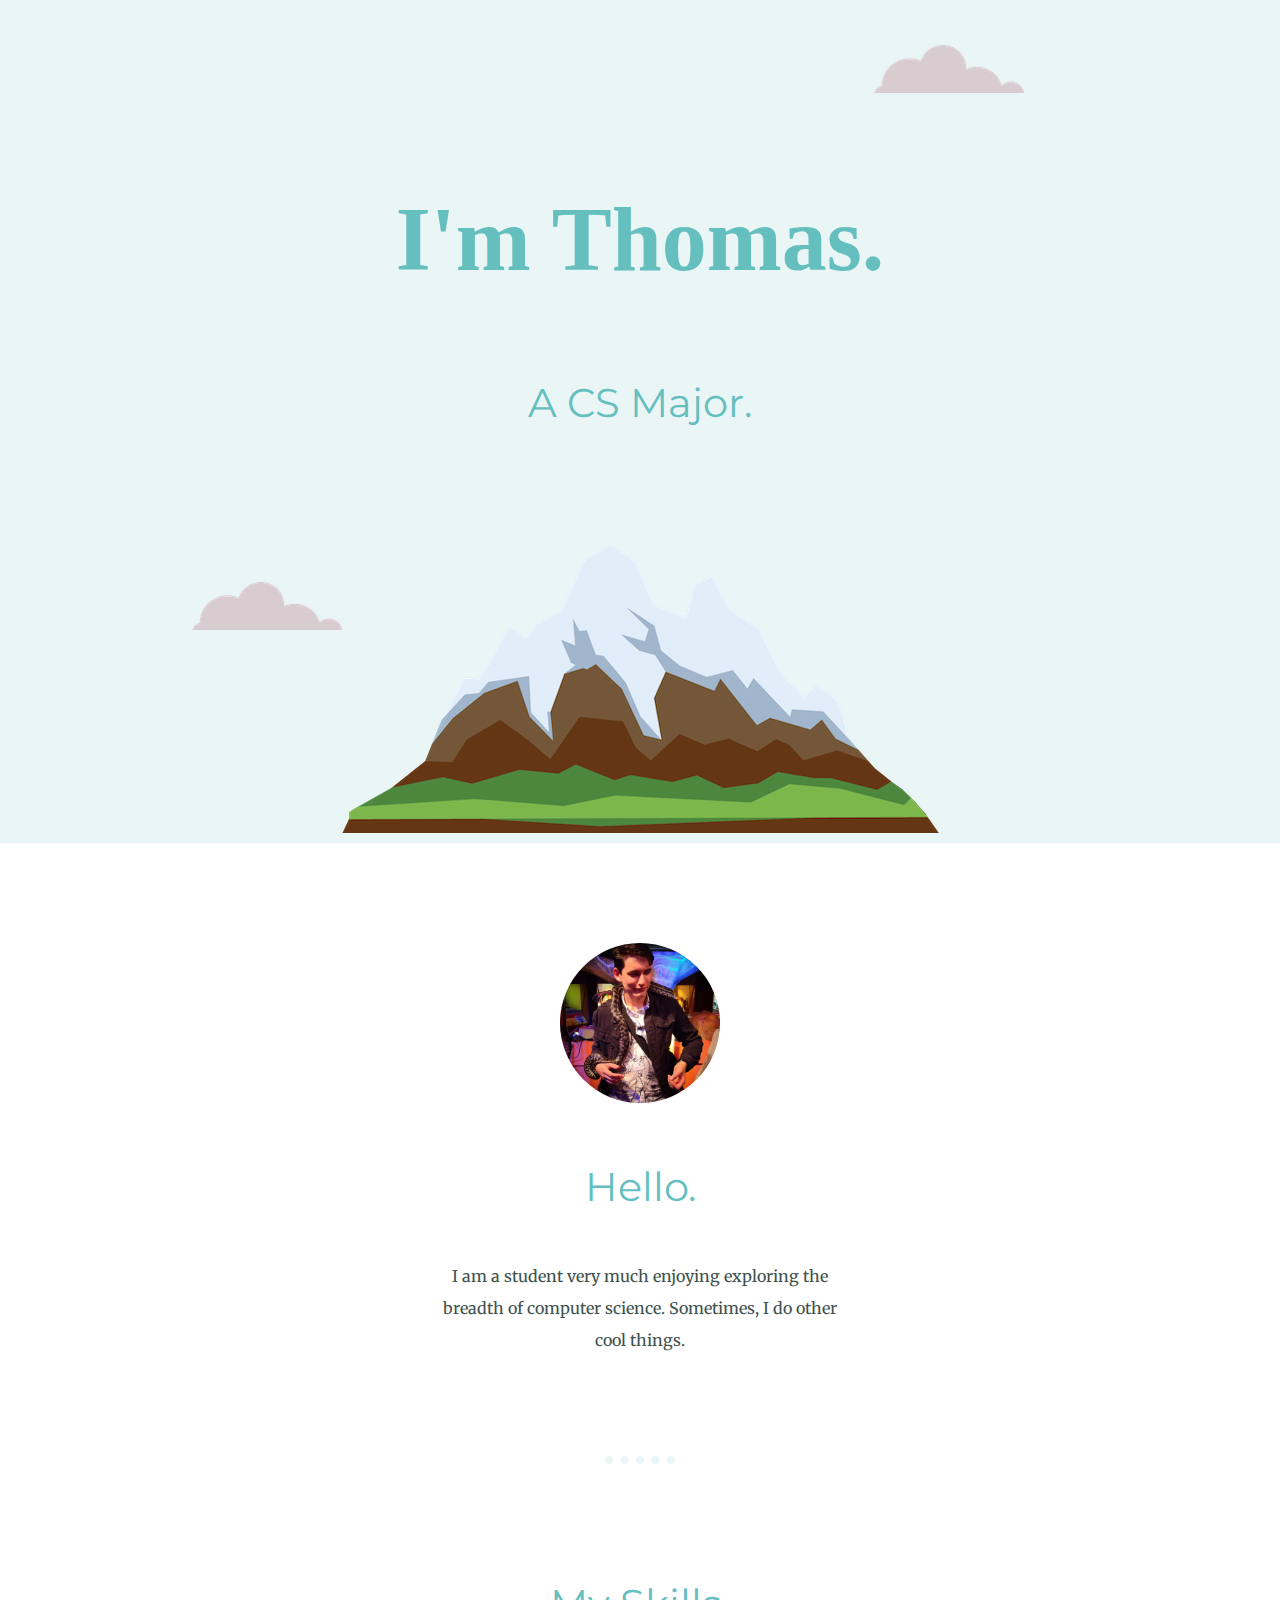
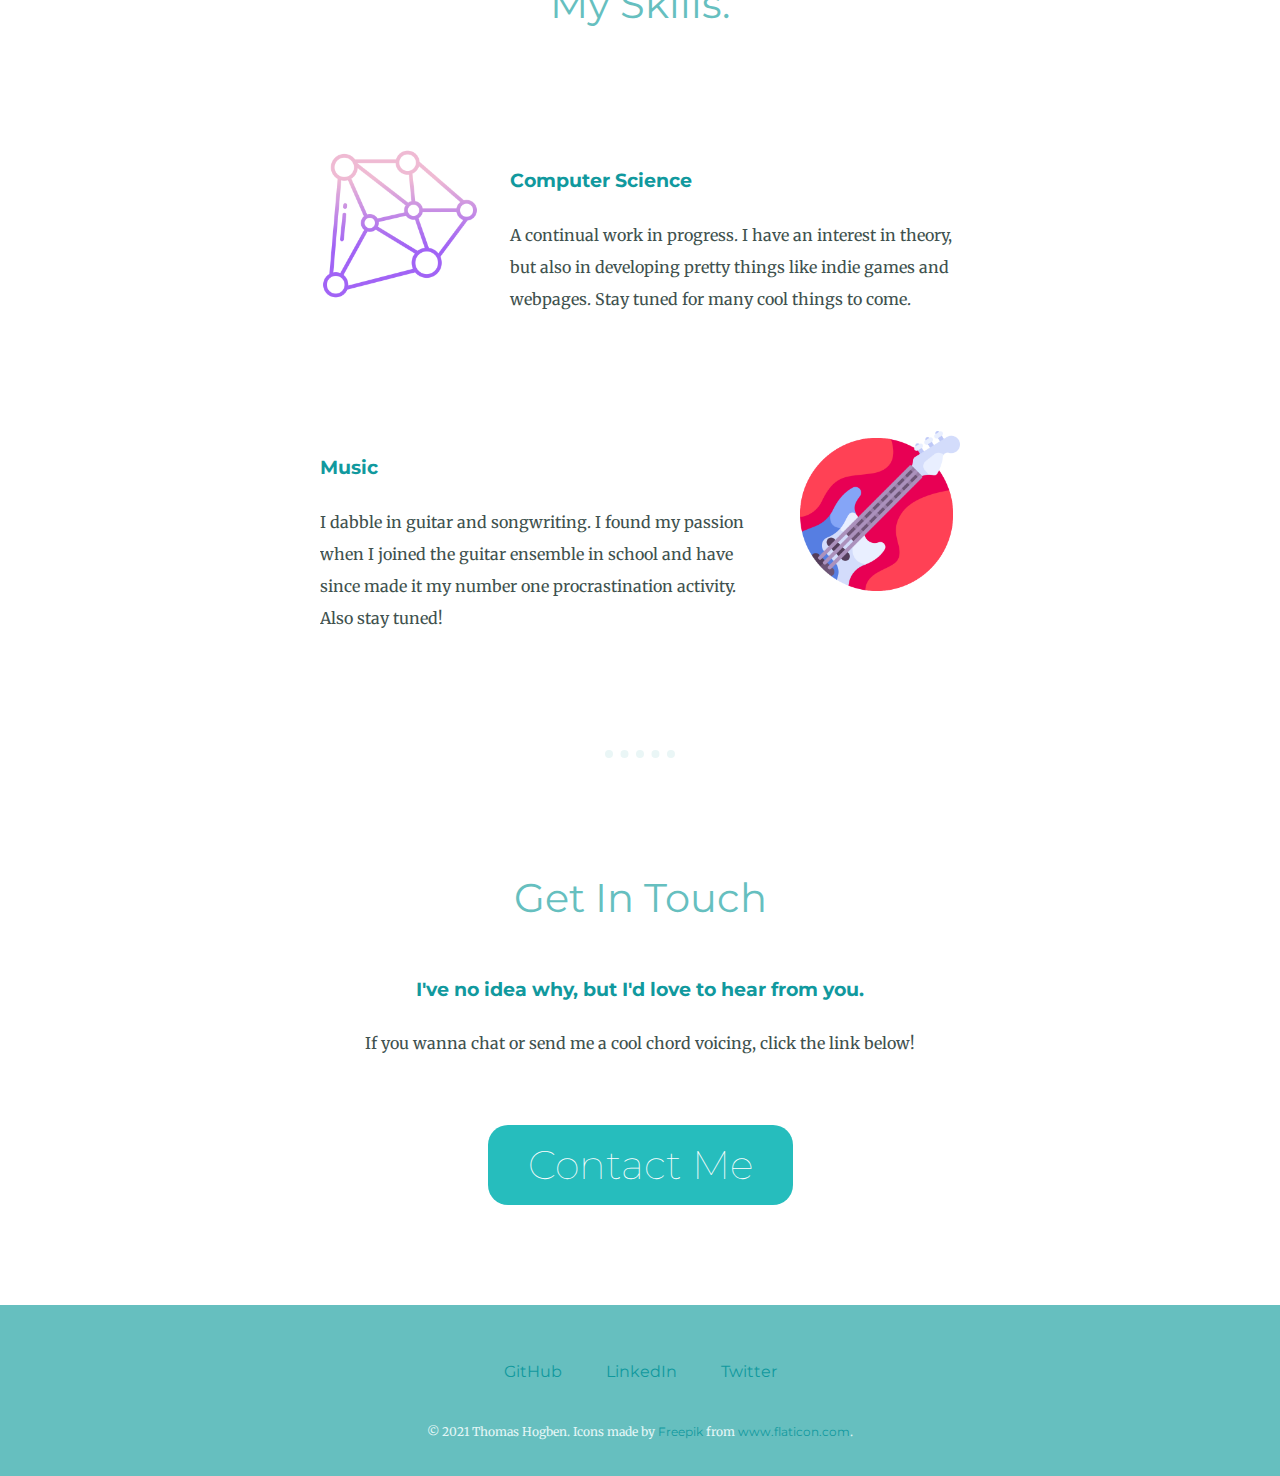
<file: index.html>
<!DOCTYPE html>
<html lang="en">
<head>
    <meta charset="UTF-8">
    <meta http-equiv="X-UA-Compatible" content="IE=edge">
    <meta name="viewport" content="width=device-width, initial-scale=1.0">
    <meta name="description" content="Thomas Hogben's Cosy Corner">
    <title>Thomas's CSS</title>
    <link rel="stylesheet" href="css/styles.css">
    <link rel="icon" href="images/connection.png">
    <link rel="preconnect" href="https://fonts.gstatic.com">
    <link href="https://fonts.googleapis.com/css2?family=Merriweather&family=Montserrat&family=Permanent+Marker&display=swap" rel="stylesheet">
</head>
<body>
    <div class="containerTop">
        <img id="imgCloudTop" src="images/cloud.png" alt="">
        <h1>I'm Thomas.</h1>
        <h2>A CS Major.</h2>
        <img id="imgCloudBottom" src="images/cloud.png" alt="">
        <img src="images/mountain.png" alt="">
    </div>


    <div class="containerMiddle">
      <div class="profile">
        <img class="circle-img" src="images/Thomas.jpg" alt="thomas-img">
        <h2>Hello.</h2>
        <p class="intro">I am a student very much enjoying exploring the breadth of computer science. Sometimes, I do other cool things.</p>
      </div>
      <hr>
      <div class="skills">
        <h2>My Skills.</h2>
        <div class="skill-row">
          <img class="graph-img" src="images/connection.png" alt="graph-img">
          <h3>Computer Science</h3>
          <p>A continual work in progress. I have an interest in theory, but also in developing pretty things like indie games and webpages. Stay tuned for many cool things to come.</p>
        </div>
        <div class="skill-row">
          <img class="guitar-img" src="images/bass-guitar.png" alt="guitar-img">
          <h3>Music</h3>
          <p>I dabble in guitar and songwriting. I found my passion when I joined the guitar ensemble in school and have since made it my number one procrastination activity. Also stay tuned!</p>
        </div>
      </div>
      <hr>
      <div class="contact-me">
        <h2>Get In Touch</h2>
        <h3>I've no idea why, but I'd love to hear from you.</h3>
        <p>If you wanna chat or send me a cool chord voicing, click the link below!</p>
        <a class="btn-contact" href="mailto:tehogben@gmail.com">Contact Me</a>
      </div>
    </div>
      
      
      <div class="containerBottom">
        <a class="footer-link" href="https://github.com/BananaTechs">GitHub</a>
        <a class="footer-link" href="https://www.linkedin.com/in/thomas-hogben-b096241b6/">LinkedIn</a>
        <a class="footer-link" href="https://twitter.com/">Twitter</a>
        <p class="copyright">© 2021 Thomas Hogben. Icons made by <a href="https://www.freepik.com" title="Freepik">Freepik</a> from <a href="https://www.flaticon.com/" title="Flaticon">www.flaticon.com</a>.</p>
      </div>
      
</body>
</html>
</file>
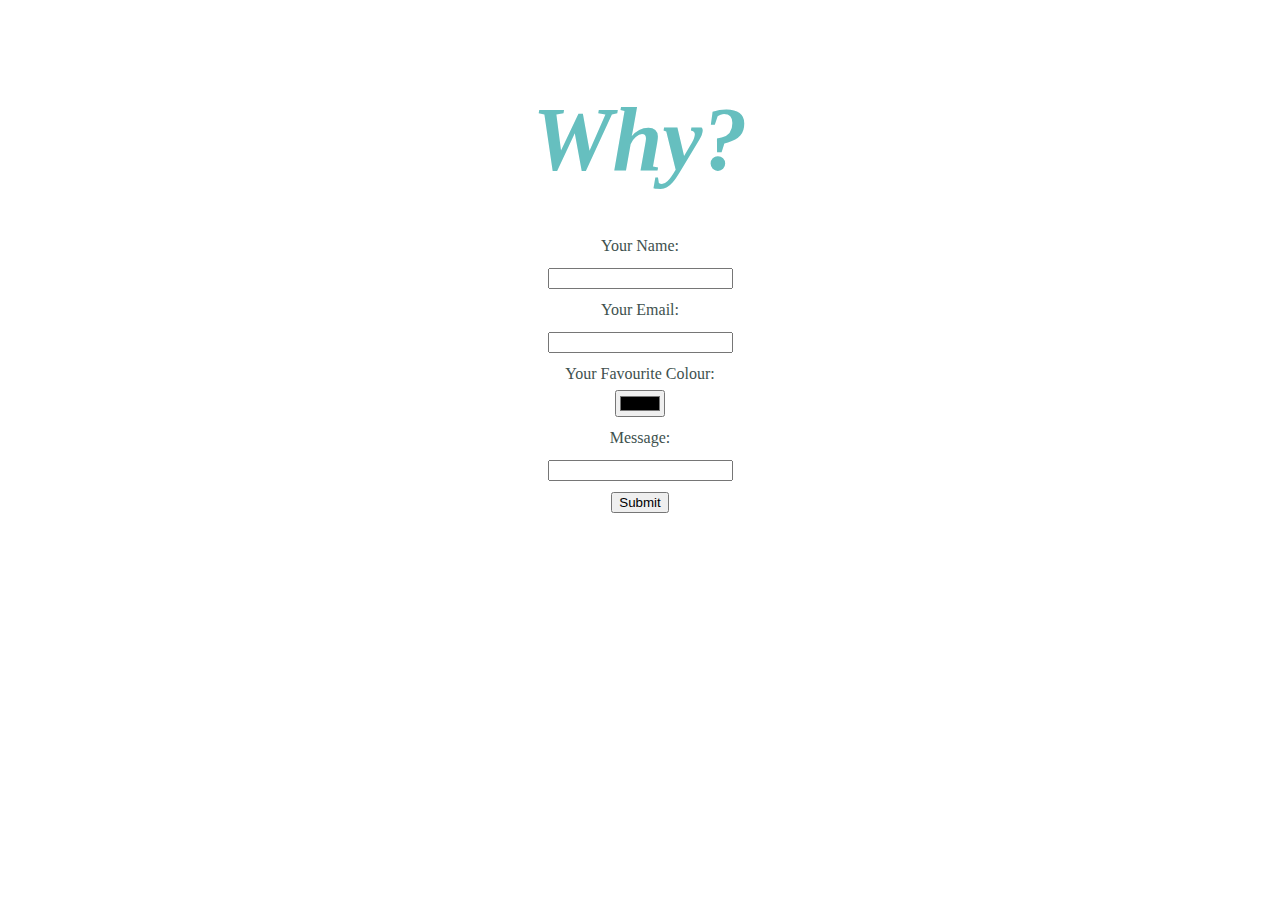
<file: contact.html>
<!DOCTYPE html>
<html lang="en">
<head>
    <meta charset="UTF-8">
    <meta http-equiv="X-UA-Compatible" content="IE=edge">
    <meta name="viewport" content="width=device-width, initial-scale=1.0">
    <title>Contact Thomas</title>
    <link REL="SHORTCUT ICON" HREF="images/Profile.jpg">
    <link rel="stylesheet" href="css/styles.css">
</head>
<body>
    <h1><em>Why?</em></h1>
    <form action="mailto:tehogben@gmail.com" method="post" enctype="text/plain">
        <label>Your Name:</label><br>
        <input type="text" name="Name" id=""><br>
        <label>Your Email:</label><br>
        <input type="email" name="Email" id=""><br>
        <label>Your Favourite Colour:</label><br>
        <input type="color" name="" id=""><br>
        <label>Message:</label><br>
        <input type="text" name="Message" id=""><br>
        <input type="submit" value="Submit">
    </form>
</body>
</html>
</file>
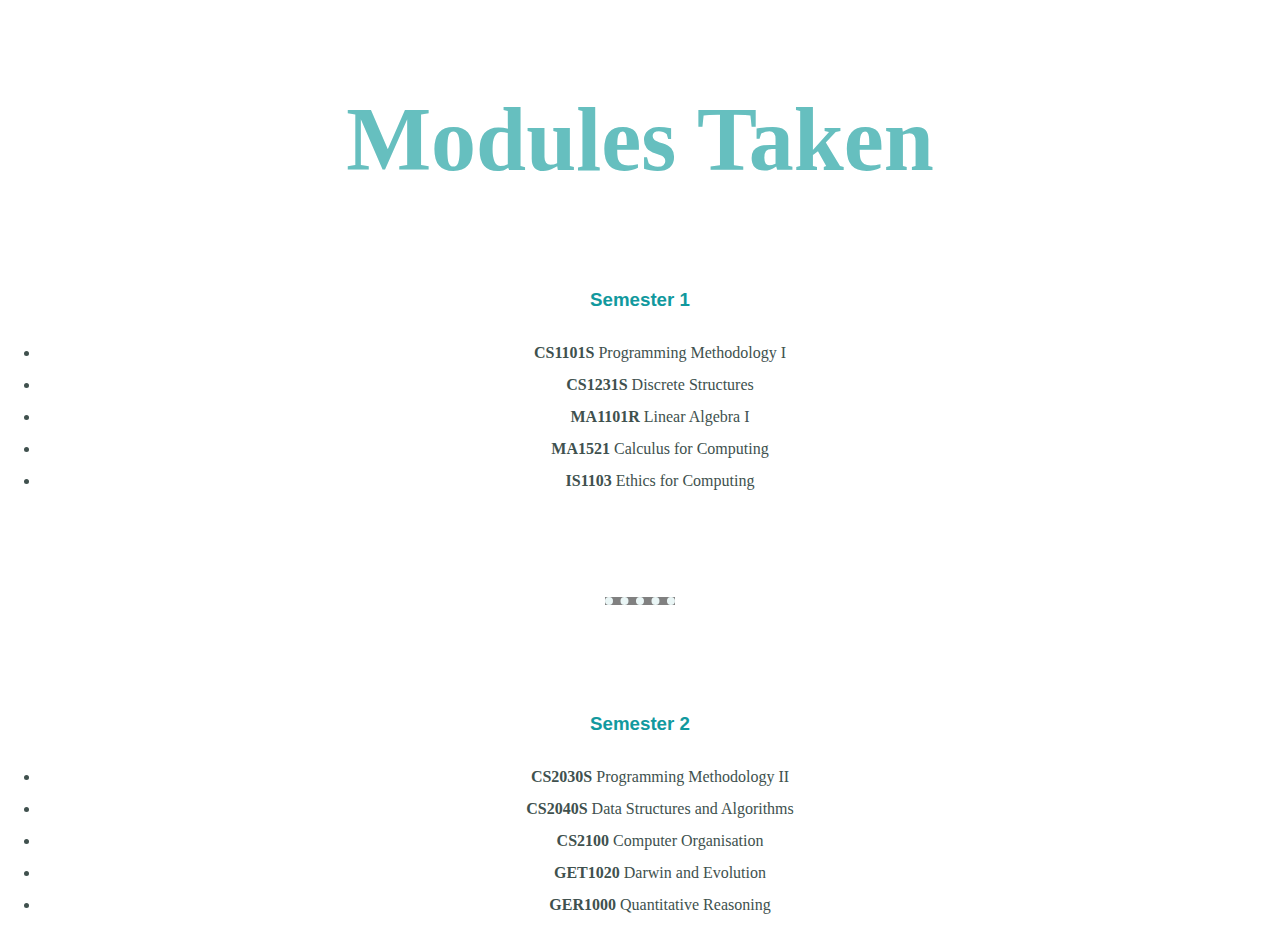
<file: modules.html>
<!DOCTYPE html>
<html lang="en">
<head>
    <meta charset="UTF-8">
    <meta http-equiv="X-UA-Compatible" content="IE=edge">
    <meta name="viewport" content="width=device-width, initial-scale=1.0">
    <title>Thomas's Module Reviews</title>
    <link REL="SHORTCUT ICON" HREF="images/Profile.jpg">
    <link rel="stylesheet" href="css/styles.css">
</head>
<body>
    <h1>Modules Taken</h1>
    <br>
    <h3>Semester 1</h3>
    <ul>
        <li><strong>CS1101S</strong> Programming Methodology I</li>
        <li><strong>CS1231S</strong> Discrete Structures</li>
        <li><strong>MA1101R</strong> Linear Algebra I</li>
        <li><strong>MA1521</strong> Calculus for Computing</li>
        <li><strong>IS1103</strong> Ethics for Computing</li>
    </ul>
    <hr size="1" noshade>
    <h3>Semester 2</h3>
    <ul>
        <li><strong>CS2030S</strong> Programming Methodology II</li>
        <li><strong>CS2040S</strong> Data Structures and Algorithms</li>
        <li><strong>CS2100</strong> Computer Organisation</li>
        <li><strong>GET1020</strong> Darwin and Evolution</li>
        <li><strong>GER1000</strong> Quantitative Reasoning</li>
    </ul>
</body>
</html>
</file>
<file: css/styles.css>
/************************* TAG SELECTORS *************************/

body {
    background-color: white;
    margin: 0;
    text-align: center;
    color: #40514E;
    font-family: Merriweather, serif;
    line-height: 2;
}

h1 {
    margin: 50px auto 0;
    font-family: Permanent Marker, serif;
    font-size: 5.625rem;
    color: #66BFBF;
}

h2 {
    font-family: Montserrat, sans-serif;
    font-size: 2.5rem;
    font-weight: normal;
    color: #66BFBF;
}

h3 {
    font-family: Montserrat, sans-serif;
    color: #11999E;
}

a {
    font-family: Montserrat, sans-serif;
    color: #11999E;
    text-decoration: none;
}

a:hover {
    color: #EAF6F6;
}

hr {
    border-style: dotted none none;
    border-width: 8px;
    border-color: #EAF6F6;
    margin: 100px auto;
    height: 0px;
    width: 70px;

}

/*********************** CLASS SELECTORS ***********************/

.containerTop {
    background-color: #EAF6F6;
    padding-top: 100px;
}

.containerMiddle {
    padding: 100px 0;
}

.containerBottom {
    background-color: #66BFBF;
    padding: 50px 0 20px;
    margin-bottom: 0;
}

.skill-row {
    margin: 100px auto;
    width: 50%;
    text-align: left;
    line-height: 2;
    height: 100%;
    overflow: auto;
}

.intro {
    margin: 0 auto;
    width: 33%;
}

.circle-img {
    border-radius: 100%;
    width: 12.5%;
}

.graph-img {
    width: 25%;
    float: left;
    margin-right: 30px;
}

.guitar-img {
    width: 25%;
    float: right;
    margin-left: 30px;
}

.btn-contact {
    -webkit-border-radius: 20px;
    -moz-border-radius: 20px;
    border-radius: 20px;
    color: #FFFFFF;
    font-family: Montserrat, sans-serif;
    font-size: 40px;
    font-weight: 100;
    padding: 0 40px;
    background-color: #26BDBD;
    text-decoration: none;
    display: inline-block;
    cursor: pointer;
    text-align: center;
    margin-top: 50px;
 }
 
 .btn-contact:hover {
    background: #30E3CB;
    border: dotted #E4F6F6 0;
    -webkit-border-radius: 20px;
    -moz-border-radius: 20px;
    border-radius: 20px;
    text-decoration: none;
 }

 .footer-link {
    margin: 0 20px;
    font-size: 1rem;
 }

 .copyright {
    font-size: 0.75rem;
    color: #E4F6F6;
    padding-top: 20px;
 }

/************************* ID SELECTORS ************************/

#imgCloudTop {
    position: absolute;
    right: 20%;
    top: 5%;
}

#imgCloudBottom {
    position: absolute;
    left: 15%;
    bottom: 30%;
}
</file>
